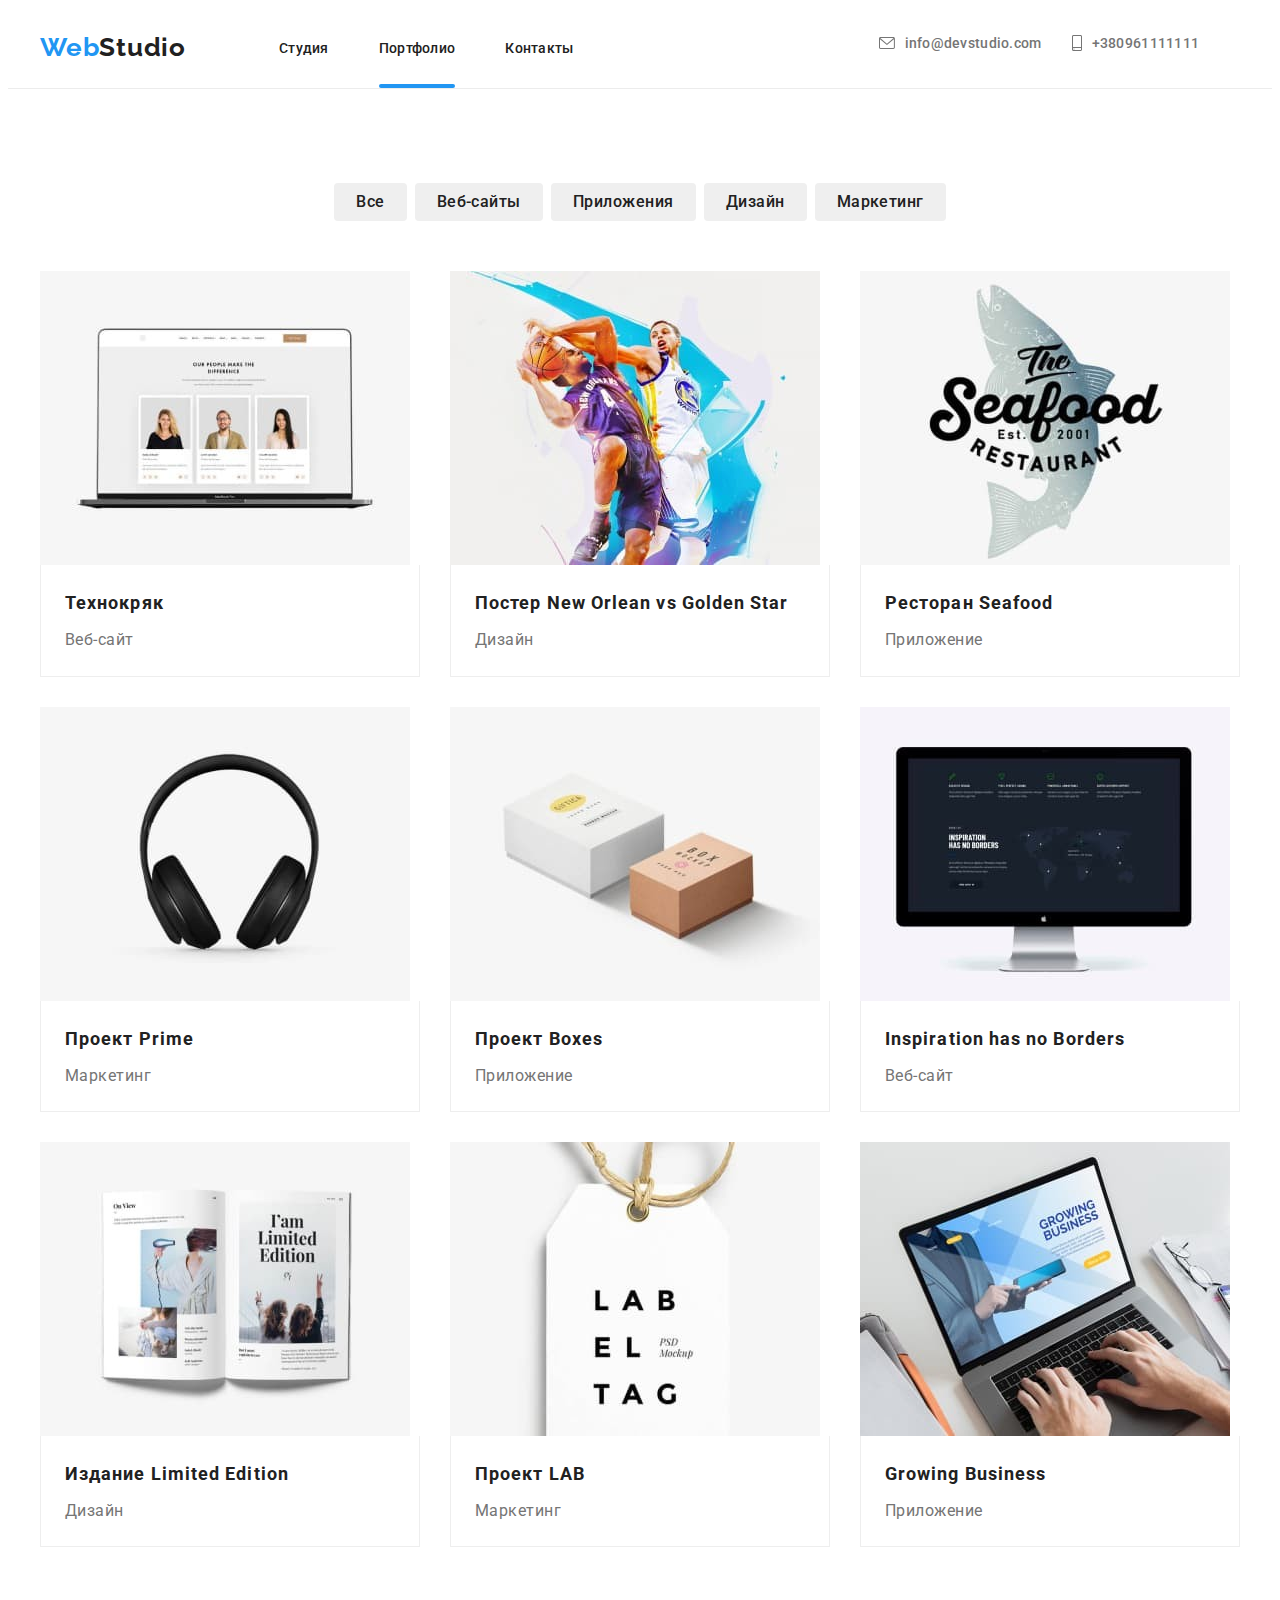
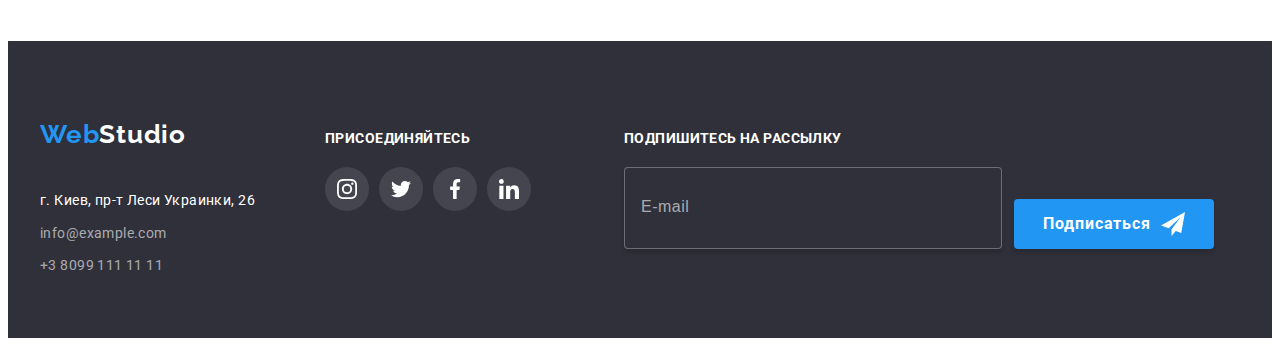
<file: portfolio.html>
<!DOCTYPE html>
<html lang="en">
  <head>
    <meta charset="UTF-8" />
    <meta http-equiv="X-UA-Compatible" content="IE=edge" />
    <meta name="viewport" content="width=device-width, initial-scale=1.0" />
    <title>Студия</title>
    <link rel="preconnect" href="https://fonts.googleapis.com" />
    <link rel="preconnect" href="https://fonts.gstatic.com" crossorigin />
    <link
      href="https://fonts.googleapis.com/css2?family=Raleway:wght@700&family=Roboto:wght@400;500;700;900&display=swap"
      rel="stylesheet"
    />
    <link rel="stylesheet" href="https://cdnjs.cloudflare.com/ajax/libs/modern-normalize/1.1.0/modern-normalize.min.css" integrity="sha512-wpPYUAdjBVSE4KJnH1VR1HeZfpl1ub8YT/NKx4PuQ5NmX2tKuGu6U/JRp5y+Y8XG2tV+wKQpNHVUX03MfMFn9Q==" crossorigin="anonymous" referrerpolicy="no-referrer" />
    <link rel="stylesheet" href="./css/main.min.css" />
  </head>
  <body>
    <header class="header">
  <div class="container header-container">
    <a class="logo header__logo" href="./index.html">
      Web<span class="logo-text">Studio</span>
    </a>
    <!-- desktop menu -->
    <div class="desktop-menu">
      <nav class="navigation">
        <ul class="navigation__list list">
          <li class="navigation__item">
            <a class="link navigation__link" href="./index.html">Студия</a>
          </li>
          <li class="navigation__item">
            <a class="link navigation__link navigation__link--current" href="./portfolio.html">Портфолио</a>
          </li>
          <li class="navigation__item">
            <a class="link navigation__link" href="">Контакты</a>
          </li>
        </ul>
      </nav>
  
      <div class="contacts-container">
        <div class="mail-group">
          <a class="mail__link link" href="mailto:info@devstudio.com">info@devstudio.com</a>
          <svg class="mail__icon" width="16px" height="12px">
            <use href="./images/sprite.svg#icon-envelope"></use>
          </svg>
        </div>
        <div class="phone-group">
          <a class="phone__link link" href="tel:+380961111111">+380961111111</a>
          <svg class="phone__icon" width="10px" height="16px">
            <use href="./images/sprite.svg#icon-smartphone"></use>
          </svg>
        </div>
      </div>
    </div>
  
    <button type="button" class="menu-toggle js-open-menu" aria-expanded="false" aria-controls="mobile-menu">
      <svg class="" width="40" height="40" aria-label="Переключатель мобильного меню">
        <use class="button__icon--menu" href="./images/sprite.svg#icon-menu_40px"></use>
      </svg>
    </button>
    <!-- Mobile menu -->
    <div class="mobile-menu js-menu-container" id="mobile-menu">
      <button type="button" class="menu-toggle js-close-menu">
        <svg class="" width="40" height="40" aria-label="Переключатель мобильного меню">
          <use class="button__icon--cross" href="./images/sprite.svg#icon-close_40px"></use>
        </svg>
      </button>
      <ul class="mobile-menu__nav list">
        <li class="mobile-menu__item">
          <a href="./index.html" class="mobile-menu__link link">Студия </a>
        </li>
        <li class="mobile-menu__item">
          <a href="./portfolio.html" class="mobile-menu__link link">Портфолио</a>
        </li>
        <li class="mobile-menu__item">
          <a href="" class="mobile-menu__link link">Контакты</a>
        </li>
      </ul>
      <ul class="mobile-menu__contacts list">
        <li class="mobile-menu__tel">
          <a href="tel:+380961111111" class="mobile-menu__link-adress link">+38 096 111 11 11</a>
        </li>
        <li class="mobile-menu__mail">
          <a href="mailto:info@devstudio.com" class="mobile-menu__link-adress link">info@devstudio.com</a>
        </li>
      </ul>
      <ul class="mobile-menu__socials list">
        <li class="mobile-menu__sosial">
          <a href="" class="mobile-menu__sosial-link link">Instagram </a>
        </li>
        <li class="mobile-menu__sosial">
          <a href="" class="mobile-menu__sosial-link link">Twitter</a>
        </li>
        <li class="mobile-menu__sosial">
          <a href="" class="mobile-menu__sosial-link link">Facebook</a>
        </li>
        <li class="mobile-menu__sosial">
          <a href="" class="mobile-menu__sosial-link link">LinkedIn</a>
        </li>
      </ul>
    </div>
  
  </div>
    </header>
    <main>
      <section class="projects section">
        <div class="container">
          <ul class="filter__list list">
            <li class="filter__link">
              <button type="button" class="projects__button current">Все</button>
            </li>
            <li class="filter__link">
              <button type="button" class="projects__button">Веб-сайты</button>
            </li>
            <li class="filter__link">
              <button type="button" class="projects__button">Приложения</button>
            </li>
            <li class="filter__link">
              <button type="button" class="projects__button">Дизайн</button>
            </li>
            <li class="filter__link">
              <button type="button" class="projects__button">Маркетинг</button>
            </li>
          </ul>
        </div>
        <div class="container">
          <ul class="card-set list">
            <li class="card-set__item">
              
                <a class="project__link link" href="">
                  <div class="project__overlay">
                    <picture>
                      <!-- Набір зображень для десктопних екранів -->
                      <source media="(min-width: 1200px)" srcset="
                                ./images/portfolio-img/portfolio-1_lg.jpg 1x,
                                ./images/portfolio-img/portfolio-1_lg@2x.jpg 2x
                              " type="image/jpg" />
                      <!-- Набір зображень для планшетних екранів -->
                      <source media="(min-width: 768px)" srcset="
                                ./images/portfolio-img/portfolio-1_md.jpg 1x,
                                ./images/portfolio-img/portfolio-1_md@2x.jpg 2x
                              " type="image/jpg" />
                      <!-- Набір зображень для мобільних екранів -->
                      <source media="(max-width: 767px)" srcset="
                                ./images/portfolio-img/portfolio-1_sm.jpg 1x,
                                ./images/portfolio-img/portfolio-1_sm@2x.jpg 2x
                              " type="image/jpg" />
                      <!-- Дефолтне зображення, яке відпрацює у будь-якому випадку -->
                      <img class="project-img" src="./images/portfolio-img/portfolio-1_lg.jpg" alt="" width="450" height="294" loading="lazy" />
                    </picture>
                    <p class="project__description">
                      Ресурс предлагает комплексные предложения с разным
                      уровнем функционала и сервисов.
                      Все это позволит посетителю получить
                      исчерпывающие сведения о компании или частном лице.
                    </p>
                  </div>
                  <div class="project__meta project__meta--first">
                    <h3 class="project__title">Технокряк</h3>
                    <p class="project__subtitle">Веб-сайт</p>
                  </div>
             
              </a>
            </li>
            <li class="card-set__item">
              <a class="project__link link" href="">
                <div class="project__overlay">
                  <picture>
                    <!-- Набір зображень для десктопних екранів -->
                    <source media="(min-width: 1200px)" srcset="
                          ./images/portfolio-img/portfolio-2_lg.jpg 1x,
                          ./images/portfolio-img/portfolio-2_lg@2x.jpg 2x
                        " type="image/jpg" />
                    <!-- Набір зображень для планшетних екранів -->
                    <source media="(min-width: 768px)" srcset="
                          ./images/portfolio-img/portfolio-2_md.jpg 1x,
                          ./images/portfolio-img/portfolio-2_md@2x.jpg 2x
                        " type="image/jpg" />
                    <!-- Набір зображень для мобільних екранів -->
                    <source media="(max-width: 767px)" srcset="
                          ./images/portfolio-img/portfolio-2_sm.jpg 1x,
                          ./images/portfolio-img/portfolio-2_sm@2x.jpg 2x
                        " type="image/jpg" />
                    <!-- Дефолтне зображення, яке відпрацює у будь-якому випадку -->
                    <img class="project-img" src="./images/portfolio-img/portfolio-2_lg.jpg" alt="" width="450" height="294"
                      loading="lazy" />
                  </picture>
                  <p class="project__description">
                    Ресурс предлагает комплексные предложения с разным
                    уровнем функционала и сервисов.
                    Все это позволит посетителю получить
                    исчерпывающие сведения о компании или частном лице.
                  </p>
                </div>
                <div class="project__meta">
                  <h3 class="project__title">Постер New Orlean vs Golden Star</h3>
                  <p class="project__subtitle">Дизайн</p>
                </div>
              </a>
            </li>
            <li class="card-set__item">
              <a class="project__link link" href="">
                <div class="project__overlay">
                  <picture>
                    <!-- Набір зображень для десктопних екранів -->
                    <source media="(min-width: 1200px)" srcset="
                          ./images/portfolio-img/portfolio-3_lg.jpg 1x,
                          ./images/portfolio-img/portfolio-3_lg@2x.jpg 2x
                        " type="image/jpg" />
                    <!-- Набір зображень для планшетних екранів -->
                    <source media="(min-width: 768px)" srcset="
                          ./images/portfolio-img/portfolio-3_md.jpg 1x,
                          ./images/portfolio-img/portfolio-3_md@2x.jpg 2x
                        " type="image/jpg" />
                    <!-- Набір зображень для мобільних екранів -->
                    <source media="(max-width: 767px)" srcset="
                          ./images/portfolio-img/portfolio-3_sm.jpg 1x,
                          ./images/portfolio-img/portfolio-3_sm@2x.jpg 2x
                        " type="image/jpg" />
                    <!-- Дефолтне зображення, яке відпрацює у будь-якому випадку -->
                    <img class="project-img" src="./images/portfolio-img/portfolio-3_lg.jpg" alt="" width="450" height="294"
                      loading="lazy" />
                  </picture>
                  <p class="project__description">
                    Ресурс предлагает комплексные предложения с разным
                    уровнем функционала и сервисов.
                    Все это позволит посетителю получить
                    исчерпывающие сведения о компании или частном лице.
                  </p>
                </div>
                <div class="project__meta">
                  <h3 class="project__title">Ресторан Seafood</h3>
                  <p class="project__subtitle">Приложение</p>
                </div>
              </a>
            </li>
            <li class="card-set__item">
              <a class="project__link link" href="">
                <div class="project__overlay">
                  <picture>
                    <!-- Набір зображень для десктопних екранів -->
                    <source media="(min-width: 1200px)" srcset="
                                            ./images/portfolio-img/portfolio-4_lg.jpg 1x,
                                            ./images/portfolio-img/portfolio-4_lg@2x.jpg 2x
                                          " type="image/jpg" />
                    <!-- Набір зображень для планшетних екранів -->
                    <source media="(min-width: 768px)" srcset="
                                            ./images/portfolio-img/portfolio-4_md.jpg 1x,
                                            ./images/portfolio-img/portfolio-4_md@2x.jpg 2x
                                          " type="image/jpg" />
                    <!-- Набір зображень для мобільних екранів -->
                    <source media="(max-width: 767px)" srcset="
                                            ./images/portfolio-img/portfolio-4_sm.jpg 1x,
                                            ./images/portfolio-img/portfolio-4_sm@2x.jpg 2x
                                          " type="image/jpg" />
                    <!-- Дефолтне зображення, яке відпрацює у будь-якому випадку -->
                    <img class="project-img" src="./images/portfolio-img/portfolio-4_lg.jpg" alt="" width="450" height="294"
                      loading="lazy" />
                  </picture>
                  <p class="project__description">
                    Ресурс предлагает комплексные предложения с разным
                    уровнем функционала и сервисов.
                    Все это позволит посетителю получить
                    исчерпывающие сведения о компании или частном лице.
                  </p>
                </div>
                <div class="project__meta">
                  <h3 class="project__title">Проект Prime</h3>
                  <p class="project__subtitle">Маркетинг</p>
                </div>
              </a>
            </li>
            <li class="card-set__item">
              <a class="project__link link" href="">
                <div class="project__overlay">
                  <picture>
                    <!-- Набір зображень для десктопних екранів -->
                    <source media="(min-width: 1200px)" srcset="
                                            ./images/portfolio-img/portfolio-5_lg.jpg 1x,
                                            ./images/portfolio-img/portfolio-5_lg@2x.jpg 2x
                                          " type="image/jpg" />
                    <!-- Набір зображень для планшетних екранів -->
                    <source media="(min-width: 768px)" srcset="
                                            ./images/portfolio-img/portfolio-5_md.jpg 1x,
                                            ./images/portfolio-img/portfolio-5_md@2x.jpg 2x
                                          " type="image/jpg" />
                    <!-- Набір зображень для мобільних екранів -->
                    <source media="(max-width: 767px)" srcset="
                                            ./images/portfolio-img/portfolio-5_sm.jpg 1x,
                                            ./images/portfolio-img/portfolio-5_sm@2x.jpg 2x
                                          " type="image/jpg" />
                    <!-- Дефолтне зображення, яке відпрацює у будь-якому випадку -->
                    <img class="project-img" src="./images/portfolio-img/portfolio-5_lg.jpg" alt="" width="450" height="294"
                      loading="lazy" />
                  </picture>
                  <p class="project__description">
                    Ресурс предлагает комплексные предложения с разным
                    уровнем функционала и сервисов.
                    Все это позволит посетителю получить
                    исчерпывающие сведения о компании или частном лице.
                  </p>
                </div>
                <div class="project__meta">
                  <h3 class="project__title">Проект Boxes</h3>
                  <p class="project__subtitle">Приложение</p>
                </div>
              </a>
            </li>
            <li class="card-set__item">
              <a class="project__link link" href="">
                <div class="project__overlay">
                  <picture>
                    <!-- Набір зображень для десктопних екранів -->
                    <source media="(min-width: 1200px)" srcset="
                                            ./images/portfolio-img/portfolio-6_lg.jpg 1x,
                                            ./images/portfolio-img/portfolio-6_lg@2x.jpg 2x
                                          " type="image/jpg" />
                    <!-- Набір зображень для планшетних екранів -->
                    <source media="(min-width: 768px)" srcset="
                                            ./images/portfolio-img/portfolio-6_md.jpg 1x,
                                            ./images/portfolio-img/portfolio-6_md@2x.jpg 2x
                                          " type="image/jpg" />
                    <!-- Набір зображень для мобільних екранів -->
                    <source media="(max-width: 767px)" srcset="
                                            ./images/portfolio-img/portfolio-6_sm.jpg 1x,
                                            ./images/portfolio-img/portfolio-6_sm@2x.jpg 2x
                                          " type="image/jpg" />
                    <!-- Дефолтне зображення, яке відпрацює у будь-якому випадку -->
                    <img class="project-img" src="./images/portfolio-img/portfolio-6_lg.jpg" alt="" width="450" height="294"
                      loading="lazy" />
                  </picture>
                  <p class="project__description">
                    Ресурс предлагает комплексные предложения с разным
                    уровнем функционала и сервисов.
                    Все это позволит посетителю получить
                    исчерпывающие сведения о компании или частном лице.
                  </p>
                </div>
                <div class="project__meta">
                  <h3 class="project__title">Inspiration has no Borders</h3>
                  <p class="project__subtitle">Веб-сайт</p>
                </div>
              </a>
            </li>
            <li class="card-set__item">
              <a class="project__link link" href="">
                <div class="project__overlay">
                  <picture>
                    <!-- Набір зображень для десктопних екранів -->
                    <source media="(min-width: 1200px)" srcset="
                                            ./images/portfolio-img/portfolio-7_lg.jpg 1x,
                                            ./images/portfolio-img/portfolio-7_lg@2x.jpg 2x
                                          " type="image/jpg" />
                    <!-- Набір зображень для планшетних екранів -->
                    <source media="(min-width: 768px)" srcset="
                                            ./images/portfolio-img/portfolio-7_md.jpg 1x,
                                            ./images/portfolio-img/portfolio-7_md@2x.jpg 2x
                                          " type="image/jpg" />
                    <!-- Набір зображень для мобільних екранів -->
                    <source media="(max-width: 767px)" srcset="
                                            ./images/portfolio-img/portfolio-7_sm.jpg 1x,
                                            ./images/portfolio-img/portfolio-7_sm@2x.jpg 2x
                                          " type="image/jpg" />
                    <!-- Дефолтне зображення, яке відпрацює у будь-якому випадку -->
                    <img class="project-img" src="./images/portfolio-img/portfolio-7_lg.jpg" alt="" width="450" height="294"
                      loading="lazy" />
                  </picture>
                  <p class="project__description">
                    Ресурс предлагает комплексные предложения с разным
                    уровнем функционала и сервисов.
                    Все это позволит посетителю получить
                    исчерпывающие сведения о компании или частном лице.
                  </p>
                </div>
                <div class="project__meta">
                  <h3 class="project__title">Издание Limited Edition</h3>
                  <p class="project__subtitle">Дизайн</p>
                </div>
              </a>
            </li>
            <li class="card-set__item">
              <a class="project__link link" href="">
                <div class="project__overlay">
                  <picture>
                    <!-- Набір зображень для десктопних екранів -->
                    <source media="(min-width: 1200px)" srcset="
                          ./images/portfolio-img/portfolio-8_lg.jpg 1x,
                          ./images/portfolio-img/portfolio-8_lg@2x.jpg 2x
                        " type="image/jpg" />
                    <!-- Набір зображень для планшетних екранів -->
                    <source media="(min-width: 768px)" srcset="
                          ./images/portfolio-img/portfolio-8_md.jpg 1x,
                          ./images/portfolio-img/portfolio-8_md@2x.jpg 2x
                        " type="image/jpg" />
                    <!-- Набір зображень для мобільних екранів -->
                    <source media="(max-width: 767px)" srcset="
                          ./images/portfolio-img/portfolio-8_sm.jpg 1x,
                          ./images/portfolio-img/portfolio-8_sm@2x.jpg 2x
                        " type="image/jpg" />
                    <!-- Дефолтне зображення, яке відпрацює у будь-якому випадку -->
                    <img class="project-img" src="./images/portfolio-img/portfolio-8_lg.jpg" alt="" width="450" height="294"
                      loading="lazy" />
                  </picture>
                  <p class="project__description">
                    Ресурс предлагает комплексные предложения с разным
                    уровнем функционала и сервисов.
                    Все это позволит посетителю получить
                    исчерпывающие сведения о компании или частном лице.
                  </p>
                </div>
                <div class="project__meta">
                  <h3 class="project__title">Проект LAB</h3>
                  <p class="project__subtitle">Маркетинг</p>
                </div>
              </a>
            </li>
            <li class="card-set__item">
              <a class="project__link link" href="">
                <div class="project__overlay">
                  <picture>
                    <!-- Набір зображень для десктопних екранів -->
                    <source media="(min-width: 1200px)" srcset="
                                            ./images/portfolio-img/portfolio-9_lg.jpg 1x,
                                            ./images/portfolio-img/portfolio-9_lg@2x.jpg 2x
                                          " type="image/jpg" />
                    <!-- Набір зображень для планшетних екранів -->
                    <source media="(min-width: 768px)" srcset="
                                            ./images/portfolio-img/portfolio-9_md.jpg 1x,
                                            ./images/portfolio-img/portfolio-9_md@2x.jpg 2x
                                          " type="image/jpg" />
                    <!-- Набір зображень для мобільних екранів -->
                    <source media="(max-width: 767px)" srcset="
                                            ./images/portfolio-img/portfolio-9_sm.jpg 1x,
                                            ./images/portfolio-img/portfolio-9_sm@2x.jpg 2x
                                          " type="image/jpg" />
                    <!-- Дефолтне зображення, яке відпрацює у будь-якому випадку -->
                    <img class="project-img" src="./images/portfolio-img/portfolio-9_lg.jpg" alt="" width="450" height="294"
                      loading="lazy" />
                  </picture>
                  <p class="project__description">
                    Ресурс предлагает комплексные предложения с разным
                    уровнем функционала и сервисов.
                    Все это позволит посетителю получить
                    исчерпывающие сведения о компании или частном лице.
                  </p>
                </div>
                <div class="project__meta">
                  <h3 class="project__title">Growing Business</h3>
                  <p class="project__subtitle">Приложение</p>
                </div>
              </a>
            </li>
          </ul>
        </div>
      </section>
    </main>
    <footer class="footer">
      <div class="container footer-container">
        <div class="flex-box">
          <div class="info">
            <a class="logo footer__logo" href="/">
              Web<span class="logo-text logo-text--inverse">Studio</span>
            </a>
            <address class="info__address">
              <p class="info__text">г. Киев, пр-т Леси Украинки, 26</p>
              <br />
              <a class="info__mail link" href="mailto:info@example.com">info@example.com</a><br />
              <a class="info__phone link" href="tel:+380991111111">+3 8099 111 11 11</a>
            </address>
          </div>
          <div class="join">
            <h3 class="join__title">присоединяйтесь</h3>
            <ul class="socials list">
              <li class="socials__item">
                <a class="link socials__link socials__link--inverse" href="https://www.instagram.com/" target="_blank"
                  rel="noopener noferrer" aria-label="Иконка Instagram">
                  <svg class="socials__icon" width="20" height="20">
                    <use href="./images/sprite.svg#icon-instagram"></use>
                  </svg>
                </a>
              </li>
              <li class="socials__item">
                <a class="link socials__link socials__link--inverse" href="https://twitter.com/" target="_blank"
                  rel="noopener noferrer" aria-label="Иконка Twitter">
                  <svg class="socials__icon" width="20" height="20">
                    <use href="./images/sprite.svg#icon-twitter"></use>
                  </svg>
                </a>
              </li>
              <li class="socials__item">
                <a class="link socials__link socials__link--inverse" href="https://www.facebook.com/" target="_blank"
                  rel="noopener noferrer" aria-label="Иконка Facebook">
                  <svg class="socials__icon" width="20" height="20">
                    <use href="./images/sprite.svg#icon-facebook"></use>
                  </svg>
                </a>
              </li>
              <li class="socials__item">
                <a class="link socials__link socials__link--inverse" href="https://www.linkedin.com/" target="_blank"
                  rel="noopener noferrer" aria-label="Иконка Linedin">
                  <svg class="socials__icon" width="20" height="20">
                    <use href="./images/sprite.svg#icon-linkedin"></use>
                  </svg>
                </a>
              </li>
            </ul>
          </div>
        </div>
        <form class="sign-up">
          <div class="sign-up__group">
            <label class="sign-up__label" for="mail">Подпишитесь на рассылку</label>
            <input class="sign-up__input" type="email" name="mail" id="mail" placeholder="E-mail" />
          </div>
          <button type="submit" class="button footer__button">
            Подписаться
            <svg class="sign-up__icon" width="24px" height="24px">
              <use href="./images/sprite.svg#icon-send"></use>
            </svg>
          </button>
        </form>
    
      </div>
    </footer>
    <script src="./js/modal.js"></script>
    <script src="./js/menu.js"></script>
  </body>
</html>
</file>
<file: css/main.min.css>
:root{--main-font: "Roboto";--secondary-font: "Raleway";--accent-cl: #2196f3;--main-txt-cl: #757575;--secondary-txt-cl: #212121;--white: #ffffff;--main-bg: #ffffff;--secondary-bg: #f5f4fa;--hero-bg: #2f303a;--animation: 250ms cubic-bezier(0.4, 0, 0.2, 1);--animation-mobile: 100ms cubic-bezier(0.4, 0, 0.2, 1);--modal-animation: 1000ms ease-in-out}.visually-hidden{position:absolute;white-space:nowrap;width:1px;height:1px;overflow:hidden;border:0;padding:0;clip:rect(0 0 0 0);-webkit-clip-path:inset(50%);clip-path:inset(50%);margin:-1px}body{font-family:var(--main-font),sans-serif;font-size:14px;letter-spacing:0.03em;color:var(--main-txt-cl)}.section-title{color:var(--secondary-txt-cl);text-align:center;margin-bottom:30px;font-size:28px}@media screen and (min-width: 1200px){.section-title{font-weight:700;font-size:36px;line-height:1.17;letter-spacing:.03em;margin-bottom:50px}}h1,h2,h3,ul,p{margin:0;padding:0}img{display:block;max-width:100%;height:auto}.link{text-decoration:none;color:currentColor}.list{list-style:none;padding:0;margin:0}@-webkit-keyframes vibrate-1{0%{-webkit-transform:translate(0);transform:translate(0)}20%{-webkit-transform:translate(-2px, 2px);transform:translate(-2px, 2px)}40%{-webkit-transform:translate(-2px, -2px);transform:translate(-2px, -2px)}60%{-webkit-transform:translate(2px, 2px);transform:translate(2px, 2px)}80%{-webkit-transform:translate(2px, -2px);transform:translate(2px, -2px)}100%{-webkit-transform:translate(0);transform:translate(0)}}@keyframes vibrate-1{0%{-webkit-transform:translate(0);transform:translate(0)}20%{-webkit-transform:translate(-2px, 2px);transform:translate(-2px, 2px)}40%{-webkit-transform:translate(-2px, -2px);transform:translate(-2px, -2px)}60%{-webkit-transform:translate(2px, 2px);transform:translate(2px, 2px)}80%{-webkit-transform:translate(2px, -2px);transform:translate(2px, -2px)}100%{-webkit-transform:translate(0);transform:translate(0)}}.container{padding-left:15px;padding-right:15px;margin-left:auto;margin-right:auto}@media screen and (min-width: 480px){.container{width:480px}}@media screen and (min-width: 768px){.container{width:768px}}@media screen and (min-width: 1200px){.container{width:1200px}}.section{padding-top:60px;padding-bottom:60px}@media screen and (min-width: 1200px){.section{padding-top:94px;padding-bottom:94px}}.button{font-family:inherit;font-weight:700;font-size:16px;line-height:1.88;letter-spacing:0.06em;color:#FFFFFF;width:200px;height:50px;background-color:#2196F3;-webkit-box-shadow:0px 4px 4px rgba(0,0,0,0.15);box-shadow:0px 4px 4px rgba(0,0,0,0.15);border-radius:4px;border:none;margin:0 auto}.socials{display:-webkit-box;display:-ms-flexbox;display:flex;-webkit-box-pack:center;-ms-flex-pack:center;justify-content:center;-webkit-box-align:center;-ms-flex-align:center;align-items:center;gap:10px}.socials__link{display:-webkit-box;display:-ms-flexbox;display:flex;-webkit-box-align:center;-ms-flex-align:center;align-items:center;-webkit-box-pack:center;-ms-flex-pack:center;justify-content:center;width:44px;height:44px;background-color:#ffffff;border-radius:50%;color:#afb1b8;-webkit-transition:var(--animation);transition:var(--animation)}.socials__link:hover,.socials__link:focus{background-color:#2196f3;color:#ffffff}.socials__icon{fill:currentColor}.logo{font-family:"Raleway";color:var(--accent-cl);text-decoration:none;display:inline-block;font-weight:700;font-size:24px;line-height:1.38;letter-spacing:.03em;padding-top:16px;padding-bottom:16px}@media screen and (min-width: 1200px){.logo{font-weight:700;font-size:26px;line-height:1.38;letter-spacing:.03em}}.logo-text{color:#212121}.backdrop{background-color:rgba(0,0,0,0.2);width:100%;height:100%;position:fixed;top:0;left:0;-webkit-transition:opacity var(--animation),visibility var(--modal-animation);transition:opacity var(--animation),visibility var(--modal-animation);overflow-y:scroll}@media screen and (max-width: 767.98px){.backdrop{padding:93px 15px}}.backdrop.is-hidden{opacity:0;pointer-events:none;visibility:hidden}.modal-wrapper{background-color:#ffffff;-webkit-box-shadow:0px 1px 3px rgba(0,0,0,0.12),0px 1px 1px rgba(0,0,0,0.14),0px 2px 1px rgba(0,0,0,0.2);box-shadow:0px 1px 3px rgba(0,0,0,0.12),0px 1px 1px rgba(0,0,0,0.14),0px 2px 1px rgba(0,0,0,0.2);border-radius:4px;width:450px;padding:40px;position:absolute;top:50%;left:50%;z-index:1000;-webkit-transition:opacity 250ms ease-in-out 200ms,-webkit-transform var(--modal-animation);transition:opacity 250ms ease-in-out 200ms,-webkit-transform var(--modal-animation);transition:transform var(--modal-animation),opacity 250ms ease-in-out 200ms;transition:transform var(--modal-animation),opacity 250ms ease-in-out 200ms,-webkit-transform var(--modal-animation)}@media screen and (min-width: 1200px){.modal-wrapper{width:528px}}.backdrop.is-hidden .modal-wrapper{-webkit-transform:rotate(0) translate(-50%, -50%);transform:rotate(0) translate(-50%, -50%);opacity:0}.backdrop .modal-wrapper{-webkit-transform:rotate(360deg) translate(-50%, -50%);transform:rotate(360deg) translate(-50%, -50%);opacity:1}.close-btn{border:1px solid rgba(0,0,0,0.1);background-color:#ffffff;border-radius:50%;width:30px;height:30px;display:-webkit-box;display:-ms-flexbox;display:flex;-webkit-box-align:center;-ms-flex-align:center;align-items:center;-webkit-box-pack:center;-ms-flex-pack:center;justify-content:center;padding:0;outline:transparent;cursor:pointer}.modal-wrapper__close-btn{position:absolute;top:8px;right:8px}.close-btn__icon{-webkit-transition:var(--animation);transition:var(--animation)}.close-btn:hover .close-btn__icon{fill:var(--accent-cl)}.close-btn:focus .close-btn__icon{fill:var(--accent-cl)}.modal-title{display:inline-block;margin-bottom:12px;font-weight:700;font-size:20px;line-height:1.15;text-align:center;letter-spacing:0.03em;color:#212121}.modal-form{display:-webkit-box;display:-ms-flexbox;display:flex;-webkit-box-orient:vertical;-webkit-box-direction:normal;-ms-flex-direction:column;flex-direction:column;-webkit-box-align:center;-ms-flex-align:center;align-items:center}.modal-form__policy-group{display:-webkit-box;display:-ms-flexbox;display:flex;-webkit-box-align:baseline;-ms-flex-align:baseline;align-items:baseline}.modal-form__group{display:-webkit-box;display:-ms-flexbox;display:flex;-webkit-box-orient:vertical;-webkit-box-direction:normal;-ms-flex-direction:column;flex-direction:column;-webkit-box-pack:start;-ms-flex-pack:start;justify-content:flex-start;-webkit-box-align:start;-ms-flex-align:start;align-items:flex-start;margin-bottom:10px;position:relative}.modal-form__label{font-family:var(--main-font);font-weight:400;font-size:12px;line-height:1.17;letter-spacing:0.01em;color:#757575;margin-bottom:4px}.modal-form__input{height:40px;border:1px solid rgba(33,33,33,0.2);border-radius:4px;padding-top:12px;padding-bottom:12px;padding-left:40px;border:1px solid rgba(33,33,33,0.2);border-radius:4px;outline:transparent;-webkit-transition:var(--animation);transition:var(--animation)}@media screen and (max-width: 767.98px){.modal-form__input{width:370px}}@media screen and (min-width: 768px) and (max-width: 1199.98px){.modal-form__input{width:370px}}@media screen and (min-width: 1200px){.modal-form__input{width:448px}}.modal-form__input:hover,.modal-form__input:focus{border-color:#2196f3}.modal-form__message{height:120px;resize:none;padding-left:16px;padding-right:16px;padding-top:12px;padding-bottom:12px;margin-bottom:20px;font-family:var(--main-font);font-size:14px;line-height:1.14;letter-spacing:0.01em;color:rgba(117,117,117,0.5);border:1px solid rgba(33,33,33,0.2);border-radius:4px;outline:transparent;-webkit-transition:var(--animation);transition:var(--animation)}@media screen and (max-width: 767.98px){.modal-form__message{width:370px}}@media screen and (min-width: 768px) and (max-width: 1199.98px){.modal-form__message{width:370px}}@media screen and (min-width: 1200px){.modal-form__message{width:448px}}.modal-form__message:hover,.modal-form__message:focus{border-color:#2196f3}.modal-form__policy-group{display:-webkit-box;display:-ms-flexbox;display:flex;-webkit-box-align:baseline;-ms-flex-align:baseline;align-items:baseline;-webkit-box-pack:center;-ms-flex-pack:center;justify-content:center}.modal-form__custom-checkbox{font-size:12px;line-height:1.17;letter-spacing:0.01em;color:#757575;margin-bottom:4px;margin-right:7px}.modal-form__policy-desc{font-weight:400;font-size:12px;line-height:1.17;letter-spacing:.03em;color:#757575}@media screen and (min-width: 1200px){.modal-form__policy-desc{font-weight:400;font-size:14px;line-height:1.17;letter-spacing:.03em}}.modal-form__button{margin-top:30px}.modal-form__policy-link{color:#2196F3}.modal-form__icon{position:absolute;top:55%;left:14px;-webkit-transform:translate(-50% -50%);transform:translate(-50% -50%);-webkit-transition:var(--animation);transition:var(--animation)}.modal-form__input:focus+.modal-form__icon{fill:#2196f3}.modal-form__input:hover+.modal-form__icon{fill:#2196f3}.modal-form__custom-checkbox{width:16px;height:15px;outline:2px solid #212121;outline-offset:-2px;border-radius:2px;margin-right:7px;-webkit-transition:background-color 250ms ease;transition:background-color 250ms ease}.modal-form__checkbox:checked+.modal-form__custom-checkbox{background-color:#2196f3;outline-color:transparent}.modal-form__checkbox:hover+.modal-form__custom-checkbox{outline-color:#2196f3}.modal-form__custom-checkbox:focus{outline-color:#2196f3}.modal-form__custom-checkbox-icon{opacity:0;-webkit-transition:opasity 250ms ease;transition:opasity 250ms ease}.modal-form__checkbox:checked+.modal-form__custom-checkbox .modal-form__custom-checkbox-icon{opacity:1;fill:#FFFFFF}.mobile-menu{background-color:#fff;position:fixed;top:0;left:0;width:100vw;height:100vh;padding:48px 83px 48px 40px;z-index:1000;-webkit-transform:translateX(100%);transform:translateX(100%);-webkit-transition:-webkit-transform var(--animation);transition:-webkit-transform var(--animation);transition:transform var(--animation);transition:transform var(--animation), -webkit-transform var(--animation)}.mobile-menu.is-open{-webkit-transform:translateX(0);transform:translateX(0);display:-webkit-box;display:-ms-flexbox;display:flex;-webkit-box-orient:vertical;-webkit-box-direction:normal;-ms-flex-direction:column;flex-direction:column;z-index:10}.mobile-menu.is-open .menu-toggle.js-open-menu{display:none}.mobile-menu__item{color:#212121;font-weight:500;font-size:40px;line-height:1.17;letter-spacing:.02em}.mobile-menu__item:not(:last-child){margin-bottom:32px}.mobile-menu__item:focus{color:#2196f3}.mobile-menu__tel{color:#2196f3;font-weight:500;font-size:34px;line-height:1.17;letter-spacing:.02em;margin-bottom:32px}.mobile-menu__mail{color:#757575;font-weight:500;font-size:24px;line-height:1.17;letter-spacing:.02em;margin-bottom:64px}.mobile-menu__contacts{margin-top:auto}.mobile-menu__socials{display:-webkit-box;display:-ms-flexbox;display:flex}.mobile-menu__sosial{display:inline-block;color:#2196f3;font-weight:400;font-size:18px;line-height:1.22;letter-spacing:.02em}.mobile-menu__sosial:not(:last-child){padding-right:10px;border-right:1px solid rgba(33,33,33,0.2)}.mobile-menu__sosial:not(:first-child){margin-left:10px}.header{border-bottom:1px solid #ececec}.header-container{display:-webkit-box;display:-ms-flexbox;display:flex;-webkit-box-align:center;-ms-flex-align:center;align-items:center;position:relative}@media screen and (min-width: 768px) and (max-width: 1199.98px){.header__logo{margin-right:88px}}@media screen and (min-width: 1200px){.header__logo{margin-right:93px}}.menu-toggle{display:-webkit-inline-box;display:-ms-inline-flexbox;display:inline-flex;margin:0;padding:0;border:none;background-color:transparent;margin-left:auto;cursor:pointer}@media screen and (min-width: 768px){.menu-toggle{display:none}}.menu-toggle:hover,.menu-toggle:focus{fill:var(--accent-cl)}.menu-toggle.js-close-menu{position:absolute;top:10px;right:15px}.desktop-menu{display:-webkit-box;display:-ms-flexbox;display:flex;-webkit-box-align:center;-ms-flex-align:center;align-items:center;-webkit-box-pack:center;-ms-flex-pack:center;justify-content:center}@media (max-width: 767px){.desktop-menu{display:none}}.navigation__list{display:-webkit-box;display:-ms-flexbox;display:flex}.navigation__link--current{color:var(--accent-cl);position:relative}.navigation__link--current::after{content:"";display:block;width:100%;height:4px;background-color:#2196f3;border-radius:2px;position:absolute;bottom:0;left:0}.navigation__link{display:inline-block;font-weight:500;font-size:14px;line-height:1.17;letter-spacing:.02em;color:var(--secondary-txt-cl);padding-top:32px;padding-bottom:32px;-webkit-transition:var(--animation);transition:var(--animation)}.navigation__link:hover,.navigation__link:focus{color:var(--accent-cl)}.navigation__item:not(:last-child){margin-right:50px}.contacts-container{display:-webkit-box;display:-ms-flexbox;display:flex;-webkit-box-pack:center;-ms-flex-pack:center;justify-content:center;-webkit-box-align:start;-ms-flex-align:start;align-items:flex-start}@media screen and (min-width: 768px){.contacts-container{-webkit-box-orient:vertical;-webkit-box-direction:normal;-ms-flex-direction:column;flex-direction:column}}@media screen and (min-width: 768px){.contacts-container{-webkit-box-orient:vertical;-webkit-box-direction:normal;-ms-flex-direction:column;flex-direction:column;margin-left:84px}}@media screen and (min-width: 1200px){.contacts-container{-webkit-box-orient:horizontal;-webkit-box-direction:normal;-ms-flex-direction:row;flex-direction:row;margin-left:305px}}.mail-group,.phone-group{display:-webkit-box;display:-ms-flexbox;display:flex;-webkit-box-orient:horizontal;-webkit-box-direction:reverse;-ms-flex-direction:row-reverse;flex-direction:row-reverse;-webkit-box-align:center;-ms-flex-align:center;align-items:center;color:var(--main-txt-cl)}@media screen and (min-width: 768px){.mail-group,.phone-group{font-weight:500;font-size:12px;line-height:1.17;letter-spacing:.02em}}@media screen and (min-width: 1200px){.mail-group,.phone-group{font-weight:500;font-size:14px;line-height:1.17;letter-spacing:.02em}}.phone__link,.mail__link{color:var(--main-txt-cl);-webkit-transition:var(--animation);transition:var(--animation)}@media screen and (min-width: 768px){.mail__link{margin-bottom:10px}}@media screen and (min-width: 1200px){.mail__link{margin-right:30px}}.mail__link:hover,.mail__link:focus{color:var(--accent-cl);outline:none}.phone__link:hover,.phone__link:focus{color:var(--accent-cl);outline:none}.mail__icon{fill:var(--main-txt-cl);-webkit-transition:var(--animation);transition:var(--animation)}@media screen and (min-width: 768px){.mail__icon{margin-right:10px;margin-bottom:10px}}@media screen and (min-width: 768px) and (max-width: 1199.98px){.mail__icon{width:14px;height:10px}}.mail__link:hover+.mail__icon,.mail__link:focus+.mail__icon{fill:var(--accent-cl)}.phone__icon{fill:var(--main-txt-cl);-webkit-transition:var(--animation);transition:var(--animation)}@media screen and (min-width: 768px){.phone__icon{margin-right:10px}}@media screen and (min-width: 768px) and (max-width: 1199.98px){.phone__icon{width:10px;height:14px}}.phone__link:hover+.phone__icon,.phone__link:focus+.phone__icon{fill:var(--accent-cl)}.hero{text-align:center;margin-left:auto;margin-right:auto;background-repeat:no-repeat;background-position:center;background-size:cover;background-color:var(--hero-bg)}@media screen and (max-width: 767.98px){.hero{background-image:-webkit-gradient(linear, left top, right top, from(rgba(47,48,58,0.4)), to(rgba(47,48,58,0.4))),url(../images/hero-img/hero_sm.jpg);background-image:linear-gradient(to right, rgba(47,48,58,0.4), rgba(47,48,58,0.4)),url(../images/hero-img/hero_sm.jpg)}}@media screen and (max-width: 767.98px) and (min-device-pixel-ratio: 2), screen and (max-width: 767.98px) and (-webkit-min-device-pixel-ratio: 2), screen and (max-width: 767.98px) and (min-resolution: 192dpi), screen and (max-width: 767.98px) and (min-resolution: 2dppx){.hero{background-image:-webkit-gradient(linear, left top, right top, from(rgba(47,48,58,0.4)), to(rgba(47,48,58,0.4))),url(../images/hero-img/hero_sm@2x.jpg);background-image:linear-gradient(to right, rgba(47,48,58,0.4), rgba(47,48,58,0.4)),url(../images/hero-img/hero_sm@2x.jpg)}}@media screen and (min-width: 768px) and (max-width: 1199.98px){.hero{background-image:-webkit-gradient(linear, left top, right top, from(rgba(47,48,58,0.4)), to(rgba(47,48,58,0.4))),url(../images/hero-img/hero_md.jpg);background-image:linear-gradient(to right, rgba(47,48,58,0.4), rgba(47,48,58,0.4)),url(../images/hero-img/hero_md.jpg);height:400px;padding-top:118px}}@media screen and (min-width: 768px) and (max-width: 1199.98px) and (min-device-pixel-ratio: 2), screen and (min-width: 768px) and (max-width: 1199.98px) and (-webkit-min-device-pixel-ratio: 2), screen and (min-width: 768px) and (max-width: 1199.98px) and (min-resolution: 192dpi), screen and (min-width: 768px) and (max-width: 1199.98px) and (min-resolution: 2dppx){.hero{background-image:-webkit-gradient(linear, left top, right top, from(rgba(47,48,58,0.4)), to(rgba(47,48,58,0.4))),url(../images/hero-img/hero_md@2x.jpg);background-image:linear-gradient(to right, rgba(47,48,58,0.4), rgba(47,48,58,0.4)),url(../images/hero-img/hero_md@2x.jpg)}}@media screen and (min-width: 1200px){.hero{background-image:-webkit-gradient(linear, left top, right top, from(rgba(47,48,58,0.4)), to(rgba(47,48,58,0.4))),url(../images/hero-img/hero_lg.jpg);background-image:linear-gradient(to right, rgba(47,48,58,0.4), rgba(47,48,58,0.4)),url(../images/hero-img/hero_lg.jpg)}}@media screen and (min-width: 1200px) and (min-device-pixel-ratio: 2), screen and (min-width: 1200px) and (-webkit-min-device-pixel-ratio: 2), screen and (min-width: 1200px) and (min-resolution: 192dpi), screen and (min-width: 1200px) and (min-resolution: 2dppx){.hero{background-image:-webkit-gradient(linear, left top, right top, from(rgba(47,48,58,0.4)), to(rgba(47,48,58,0.4))),url(../images/hero-img/hero_lg@2x.jpg);background-image:linear-gradient(to right, rgba(47,48,58,0.4), rgba(47,48,58,0.4)),url(../images/hero-img/hero_lg@2x.jpg)}}@media screen and (max-width: 767.98px){.hero{max-width:480px;padding-top:118px;padding-bottom:128px}}@media screen and (min-width: 768px) and (max-width: 1199.98px){.hero{max-width:768px}}@media screen and (min-width: 1200px){.hero{max-width:1600px;padding-top:200px;padding-bottom:200px}}.hero__title{text-align:center;color:var(--white);display:block;margin-bottom:30px}@media screen and (min-width: 480px){.hero__title{font-weight:900;font-size:26px;line-height:1.62;letter-spacing:.06em;text-transform:uppercase}}@media screen and (min-width: 1200px){.hero__title{font-weight:900;font-size:44px;line-height:1.36;letter-spacing:.06em;text-transform:uppercase}}.hero__button{-webkit-animation:vibrate-1 2s linear infinite both;animation:vibrate-1 2s linear infinite both}@media screen and (min-width: 768px) and (max-width: 1199.98px){.benefits__list{display:-webkit-box;display:-ms-flexbox;display:flex;-ms-flex-wrap:wrap;flex-wrap:wrap;margin:-15px}}@media screen and (min-width: 1200px){.benefits__list{display:-webkit-box;display:-ms-flexbox;display:flex;-ms-flex-wrap:nowrap;flex-wrap:nowrap;margin:-15px}}.benefits__thumb{height:120px;background-color:#f5f4fa;border-radius:4px;margin-bottom:30px;display:-webkit-box;display:-ms-flexbox;display:flex;-webkit-box-pack:center;-ms-flex-pack:center;justify-content:center;-webkit-box-align:center;-ms-flex-align:center;align-items:center}@media screen and (min-width: 480px){.benefits__thumb{max-width:450px}}@media screen and (max-width: 767.98px){.benefits__item:not(:first-child){margin-top:30px}}@media screen and (min-width: 768px) and (max-width: 1199.98px){.benefits__item{-ms-flex-preferred-size:calc((100% - 60px) / 2);flex-basis:calc((100% - 60px) / 2);margin:15px}.benefits__item:nth-child(n+3){margin-top:30px}}@media screen and (min-width: 1200px){.benefits__item{-ms-flex-preferred-size:calc((100% - 120px) / 4);flex-basis:calc((100% - 120px) / 4);margin:15px}}.benefits__title{display:block;text-align:center;margin-bottom:10px;font-weight:700;font-size:14px;line-height:1.14;text-transform:uppercase;color:var(--secondary-txt-cl)}@media screen and (min-width: 768px){.benefits__title{text-align:start}}.benefits__text{font-size:14px;line-height:1.71;margin-right:30px}.benefits__text:last-child{margin-right:0}.business{padding-top:0}@media screen and (max-width: 1199.98px){.business{display:none}}.business__list{display:-webkit-box;display:-ms-flexbox;display:flex}.business__item{margin-right:30px;position:relative;z-index:-1}.business__item:last-child{margin-right:0}.business__text{font-family:var(--main-font);font-weight:700;font-size:14px;line-height:1.17;color:#fff;text-transform:uppercase;text-align:center;width:100%;height:70px;background-color:rgba(47,48,58,0.8);padding-top:25px;padding-bottom:25px;position:absolute;bottom:0;left:0}.team{background-color:var(--secondary-bg)}.team__list{display:-webkit-box;display:-ms-flexbox;display:flex;-webkit-box-pack:center;-ms-flex-pack:center;justify-content:center;-webkit-box-align:center;-ms-flex-align:center;align-items:center}@media screen and (max-width: 767.98px){.team__list{-webkit-box-orient:vertical;-webkit-box-direction:normal;-ms-flex-direction:column;flex-direction:column}}@media screen and (min-width: 768px){.team__list{display:-webkit-box;display:-ms-flexbox;display:flex;-webkit-box-orient:horizontal;-webkit-box-direction:normal;-ms-flex-direction:row;flex-direction:row;-ms-flex-wrap:wrap;flex-wrap:wrap;margin:-15px}}@media screen and (min-width: 1200px){.team__list{-ms-flex-wrap:nowrap;flex-wrap:nowrap;margin:-15px}}.team__lnk{background:#ffffff;-webkit-box-shadow:0px 1px 3px rgba(0,0,0,0.12),0px 1px 1px rgba(0,0,0,0.14),0px 2px 1px rgba(0,0,0,0.2);box-shadow:0px 1px 3px rgba(0,0,0,0.12),0px 1px 1px rgba(0,0,0,0.14),0px 2px 1px rgba(0,0,0,0.2);border-radius:0px 0px 4px 4px;padding-bottom:24px}@media screen and (max-width: 767.98px){.team__lnk{width:100%}.team__lnk:not(:last-child){margin-bottom:30px}}@media screen and (min-width: 768px){.team__lnk{-ms-flex-preferred-size:calc((100% - 60px) / 2);flex-basis:calc((100% - 60px) / 2);margin:15px}}@media screen and (min-width: 1200px){.team__lnk{-ms-flex-preferred-size:calc((100% - 120px) / 4);flex-basis:calc((100% - 120px) / 4);margin:15px;padding-bottom:30px}}.team__image{width:100%}@media screen and (max-width: 767.98px){.team__image{height:460px}}@media screen and (min-width: 768px){.team__image{height:374px}}@media screen and (min-width: 1200px){.team__image{height:270px}}.team__member-name{font-weight:500;font-size:16px;line-height:1.19;text-align:center;letter-spacing:0.03em;color:var(--secondary-txt-cl);margin-bottom:10px}.team__team-position{font-size:16px;line-height:1.19;text-align:center}.team__description{padding-top:30px;padding-bottom:16px}.clients{background-color:#ffffff;margin-left:auto;margin-right:auto}.clients__list{display:-webkit-box;display:-ms-flexbox;display:flex;-webkit-box-pack:center;-ms-flex-pack:center;justify-content:center;-webkit-box-align:center;-ms-flex-align:center;align-items:center;margin:-15px}@media screen and (max-width: 767.98px){.clients__list{-ms-flex-wrap:wrap;flex-wrap:wrap}}@media screen and (min-width: 768px) and (max-width: 1199.98px){.clients__list{-ms-flex-wrap:wrap;flex-wrap:wrap}}@media screen and (min-width: 1200px){.clients__list{-ms-flex-wrap:nowrap;flex-wrap:nowrap}}.clients__link{background-color:var(--white);border:1px solid #afb1b8;border-radius:4px;height:92px;display:-webkit-box;display:-ms-flexbox;display:flex;-webkit-box-align:center;-ms-flex-align:center;align-items:center;-webkit-box-pack:center;-ms-flex-pack:center;justify-content:center;-webkit-transition:var(--animation);transition:var(--animation)}.clients__link:hover,.clients__link:focus{color:var(--accent-cl);border-color:var(--accent-cl)}@media screen and (max-width: 767.98px){.clients__link{width:210px;-ms-flex-preferred-size:calc((100% - 60px) / 2);flex-basis:calc((100% - 60px) / 2);margin:15px}}@media screen and (min-width: 768px) and (max-width: 1199.98px){.clients__link{width:226px;-ms-flex-preferred-size:calc((100% - 90px) / 3);flex-basis:calc((100% - 90px) / 3);margin:15px}}@media screen and (min-width: 1200px){.clients__link{width:170px;-ms-flex-preferred-size:calc((100% - 180px) / 6);flex-basis:calc((100% - 180px) / 6);margin:15px}}.clients__logo{fill:#afb1b8}.clients__link:hover .clients__logo,.clients__link:focus .clients__logo{fill:currentColor}.footer{background-color:#2f303a;padding-top:60px;padding-bottom:60px}@media screen and (max-width: 767.98px){.footer-container{display:-webkit-box;display:-ms-flexbox;display:flex;-webkit-box-orient:vertical;-webkit-box-direction:normal;-ms-flex-direction:column;flex-direction:column;-webkit-box-align:center;-ms-flex-align:center;align-items:center;-webkit-box-pack:center;-ms-flex-pack:center;justify-content:center;text-align:center}}@media screen and (min-width: 768px) and (max-width: 1199.98px){.footer-container{padding-left:76px;padding-right:89px;text-align:center}}@media screen and (min-width: 1200px){.footer-container{-webkit-box-align:baseline;-ms-flex-align:baseline;align-items:baseline;display:-webkit-box;display:-ms-flexbox;display:flex}}.flex-box{display:-webkit-box;display:-ms-flexbox;display:flex}@media screen and (max-width: 767.98px){.flex-box{-webkit-box-orient:vertical;-webkit-box-direction:normal;-ms-flex-direction:column;flex-direction:column}}@media screen and (min-width: 768px) and (max-width: 1199.98px){.flex-box{-webkit-box-orient:horizontal;-webkit-box-direction:normal;-ms-flex-direction:row;flex-direction:row;-webkit-box-pack:justify;-ms-flex-pack:justify;justify-content:space-between;margin-bottom:60px}}@media screen and (min-width: 1200px){.flex-box{-webkit-box-pack:center;-ms-flex-pack:center;justify-content:center;-webkit-box-align:baseline;-ms-flex-align:baseline;align-items:baseline}}@media screen and (max-width: 767.98px){.info{margin-bottom:60px}}@media screen and (min-width: 1200px){.info{margin-right:70px}}.footer__logo{margin-bottom:20px}.logo-text--inverse{color:var(--white)}.info__address{font-family:inherit;font-style:normal}.info__text{color:var(--white);display:inline-block;margin-bottom:9px;line-height:1.71}.info__mail{color:rgba(255,255,255,0.6);display:inline-block;margin-bottom:9px;line-height:1.71;-webkit-transition:var(--animation);transition:var(--animation)}.info__mail:hover,.info__mail:focus{color:var(--accent-cl)}.info__phone{color:rgba(255,255,255,0.6);display:inline-block;line-height:1.71;-webkit-transition:var(--animation);transition:var(--animation)}.info__phone:hover,.info__phone:focus{color:var(--accent-cl)}@media screen and (max-width: 767.98px){.join{margin-bottom:60px}}@media screen and (min-width: 1200px){.join{margin-right:93px}}.join__title{font-weight:700;font-size:14px;line-height:1.14;letter-spacing:0.03em;text-transform:uppercase;color:#ffffff;margin-bottom:20px}.socials__link--inverse{width:44px;height:44px;background-color:rgba(255,255,255,0.1);border-radius:50%;color:#ffffff;-webkit-transition:var(--animation);transition:var(--animation)}.sign-up{display:-webkit-box;display:-ms-flexbox;display:flex;-webkit-box-orient:vertical;-webkit-box-direction:normal;-ms-flex-direction:column;flex-direction:column;-webkit-box-align:center;-ms-flex-align:center;align-items:center;-webkit-box-pack:center;-ms-flex-pack:center;justify-content:center}@media screen and (min-width: 1200px){.sign-up{display:-webkit-box;display:-ms-flexbox;display:flex;-webkit-box-orient:horizontal;-webkit-box-direction:normal;-ms-flex-direction:row;flex-direction:row;-webkit-box-align:end;-ms-flex-align:end;align-items:flex-end;-webkit-box-pack:center;-ms-flex-pack:center;justify-content:center}}.sign-up__group{display:-webkit-box;display:-ms-flexbox;display:flex;-webkit-box-orient:vertical;-webkit-box-direction:normal;-ms-flex-direction:column;flex-direction:column;-webkit-box-align:center;-ms-flex-align:center;align-items:center;margin-bottom:20px}@media screen and (min-width: 1200px){.sign-up__group{margin-right:12px;margin-bottom:0;-webkit-box-align:start;-ms-flex-align:start;align-items:flex-start}}.sign-up__label{font-weight:700;font-size:14px;line-height:1.14;letter-spacing:0.03em;text-transform:uppercase;color:#ffffff;margin-bottom:20px}.sign-up__input{height:50px;border:1px solid rgba(255,255,255,0.3);-webkit-box-shadow:0px 4px 4px rgba(0,0,0,0.15);box-shadow:0px 4px 4px rgba(0,0,0,0.15);border-radius:4px;background-color:#2f303a;padding-top:15px;padding-bottom:15px;padding-left:16px;color:rgba(255,255,255,0.6)}.sign-up__input::-webkit-input-placeholder{font-size:16px;line-height:1.25;letter-spacing:0.03em;color:rgba(255,255,255,0.6)}.sign-up__input:-ms-input-placeholder{font-size:16px;line-height:1.25;letter-spacing:0.03em;color:rgba(255,255,255,0.6)}.sign-up__input::-ms-input-placeholder{font-size:16px;line-height:1.25;letter-spacing:0.03em;color:rgba(255,255,255,0.6)}.sign-up__input::placeholder{font-size:16px;line-height:1.25;letter-spacing:0.03em;color:rgba(255,255,255,0.6)}@media screen and (min-width: 480px){.sign-up__input{width:450px}}@media screen and (min-width: 1200px){.sign-up__input{max-width:358px}}.sign-up__icon{margin-left:10px;fill:#FFFFFF}.footer__button{display:-webkit-box;display:-ms-flexbox;display:flex;-webkit-box-align:center;-ms-flex-align:center;align-items:center;-webkit-box-pack:center;-ms-flex-pack:center;justify-content:center}.filter__list{display:-webkit-box;display:-ms-flexbox;display:flex;-webkit-box-align:center;-ms-flex-align:center;align-items:center;margin-left:auto;margin-right:auto;-webkit-box-pack:center;-ms-flex-pack:center;justify-content:center}@media screen and (max-width: 767.98px){.filter__list{-ms-flex-wrap:wrap;flex-wrap:wrap;-webkit-box-pack:start;-ms-flex-pack:start;justify-content:flex-start}}@media screen and (min-width: 768px){.filter__list{-ms-flex-wrap:nowrap;flex-wrap:nowrap;-webkit-box-align:baseline;-ms-flex-align:baseline;align-items:baseline}}.filter__link{margin-right:8px}.filter__link:last-child{margin-right:0px}@media screen and (max-width: 767.98px){.filter__link{margin-bottom:15px}.filter__link:nth-last-child(-n+2){margin-bottom:40px}}@media screen and (min-width: 768px) and (max-width: 1199.98px){.filter__link{margin-bottom:30px}.filter__link:not(:last-child){margin-right:4px}}@media screen and (min-width: 1200px){.filter__link{margin-bottom:50px}}.projects__button{font-family:inherit;font-weight:500;font-size:16px;line-height:1.63;text-align:center;letter-spacing:0.03em;color:var(--secondary-txt-cl);border:none;border-radius:4px;padding:6px 22px;-webkit-transition:var(--animation);transition:var(--animation)}.projects__button:hover,.projects__button:focus{color:#ffffff;background-color:#2196f3;-webkit-box-shadow:0px 3px 1px rgba(0,0,0,0.1),0px 1px 2px rgba(0,0,0,0.08),0px 2px 2px rgba(0,0,0,0.12);box-shadow:0px 3px 1px rgba(0,0,0,0.1),0px 1px 2px rgba(0,0,0,0.08),0px 2px 2px rgba(0,0,0,0.12)}@media screen and (min-width: 768px){.card-set{display:-webkit-box;display:-ms-flexbox;display:flex;-ms-flex-wrap:wrap;flex-wrap:wrap;margin:-15px}}@media screen and (min-width: 1200px){.card-set{display:-webkit-box;display:-ms-flexbox;display:flex;-ms-flex-wrap:wrap;flex-wrap:wrap;margin:-15px}}.project__link{height:100%;display:-webkit-box;display:-ms-flexbox;display:flex;-webkit-box-orient:vertical;-webkit-box-direction:normal;-ms-flex-direction:column;flex-direction:column}.card-set__item{-webkit-transition:var(--animation-mobile);transition:var(--animation-mobile)}@media screen and (max-width: 767.98px){.card-set__item{width:100%;margin-bottom:30px}}@media screen and (min-width: 768px){.card-set__item{-ms-flex-preferred-size:calc((100% - 60px) / 2);flex-basis:calc((100% - 60px) / 2);margin:15px}}@media screen and (min-width: 1200px){.card-set__item{-ms-flex-preferred-size:calc((100% - 90px) / 3);flex-basis:calc((100% - 90px) / 3);margin:15px}.card-set__item:nth-child(3n){margin-right:0}}@media screen and (min-width: 1200px){.card-set__item{-webkit-transition:var(--animation);transition:var(--animation)}}@media screen and (max-width: 767.98px){.project-img{width:100%}}@media screen and (min-width: 768px){.project-img{width:354px}}@media screen and (min-width: 1200px){.project-img{width:370px}}.project__meta{border-left:1px solid #eeeeee;border-right:1px solid #eeeeee;border-bottom:1px solid #eeeeee;padding-top:20px;padding-bottom:20px;padding-left:24px;padding-right:24px}.project__link:hover .project__meta,.project__link:focus .project__meta{-webkit-box-shadow:0px 1px 1px rgba(0,0,0,0.12),0px 4px 4px rgba(0,0,0,0.06),1px 4px 6px rgba(0,0,0,0.16);box-shadow:0px 1px 1px rgba(0,0,0,0.12),0px 4px 4px rgba(0,0,0,0.06),1px 4px 6px rgba(0,0,0,0.16)}@media screen and (min-width: 768px) and (max-width: 1199.98px){.project__meta{-webkit-box-flex:1;-ms-flex-positive:1;flex-grow:1}}.project__title{font-weight:700;font-size:18px;line-height:2;letter-spacing:0.06em;color:var(--secondary-txt-cl);padding-bottom:4px}.project__subtitle{font-size:16px;line-height:1.88;letter-spacing:0.03em;color:var(--main-txt-cl)}.project__overlay{position:relative;width:100%;height:auto;display:-webkit-box;display:-ms-flexbox;display:flex;overflow:hidden}.project__description{font-family:var(--main-font);font-weight:400;font-size:18px;line-height:1.56;color:#fff;background-color:rgba(33,150,243,0.9);position:absolute;opacity:0;-webkit-transform:translateY(100%);transform:translateY(100%);-webkit-transition:var(--animation-mobile);transition:var(--animation-mobile)}@media screen and (min-width: 1200px){.project__description{-webkit-transition:var(--animation);transition:var(--animation)}}@media screen and (min-width: 480px){.project__description{padding:77px 24px}}@media screen and (min-width: 768px){.project__description{padding:49px 24px 77px 24px}}@media screen and (min-width: 1200px){.project__description{padding:63px 24px}}.project__link:hover .project__description{opacity:1;-webkit-transform:translateY(0);transform:translateY(0)}.project__link:focus .project__description{opacity:1;-webkit-transform:translateY(0);transform:translateY(0)}.advantages{background-color:#FFF5F6;padding-right:50px;padding-bottom:60px;padding-left:5px}.advantages__amount{font-family:'Titan One';font-style:normal;font-weight:400;font-size:36px;line-height:1.14;letter-spacing:0.04em;text-transform:uppercase;color:#D41443;display:inline-block;margin-bottom:18px}.kg{font-family:'Titan One';font-style:normal;font-weight:400;font-size:36px;line-height:1.14;letter-spacing:0.04em;text-transform:uppercase;color:#D41443;display:inline-block;margin-bottom:18px;margin-left:-11px;padding-left:0;text-align:left}.advantages__description{font-family:'DM Sans';font-style:normal;font-weight:700;font-size:12px;line-height:1.7;color:#000000;margin-bottom:32px}.advantages__description--last{margin-bottom:0}.advantages__amount--milk::before{background-image:url("../images/advantages-icons/milk.png");content:" ";height:50px;width:33px;display:block;margin-bottom:16px;-webkit-animation:changeColor 4000ms linear infinite;animation:changeColor 4000ms linear infinite}.advantages__amount--apples::before{background-image:url("../images/advantages-icons/apples.png");content:" ";height:50px;width:50px;display:block;margin-bottom:16px;-webkit-animation:changeColor 4000ms linear infinite;animation:changeColor 4000ms linear infinite}.advantages__amount--heart::before{background-image:url("../images/advantages-icons/heart.png");content:" ";height:50px;width:46px;display:block;margin-bottom:16px;-webkit-animation:changeColor 4000ms linear infinite;animation:changeColor 4000ms linear infinite}@-webkit-keyframes changeColor{from{-webkit-filter:hue-rotate(365deg) saturate(1);filter:hue-rotate(365deg) saturate(1)}50%{-webkit-filter:hue-rotate(370deg) saturate(5);filter:hue-rotate(370deg) saturate(5)}to{-webkit-filter:hue-rotate(365deg) saturate(1);filter:hue-rotate(365deg) saturate(1)}}@keyframes changeColor{from{-webkit-filter:hue-rotate(365deg) saturate(1);filter:hue-rotate(365deg) saturate(1)}50%{-webkit-filter:hue-rotate(370deg) saturate(5);filter:hue-rotate(370deg) saturate(5)}to{-webkit-filter:hue-rotate(365deg) saturate(1);filter:hue-rotate(365deg) saturate(1)}}
/*# sourceMappingURL=main.min.css.map */
</file>
